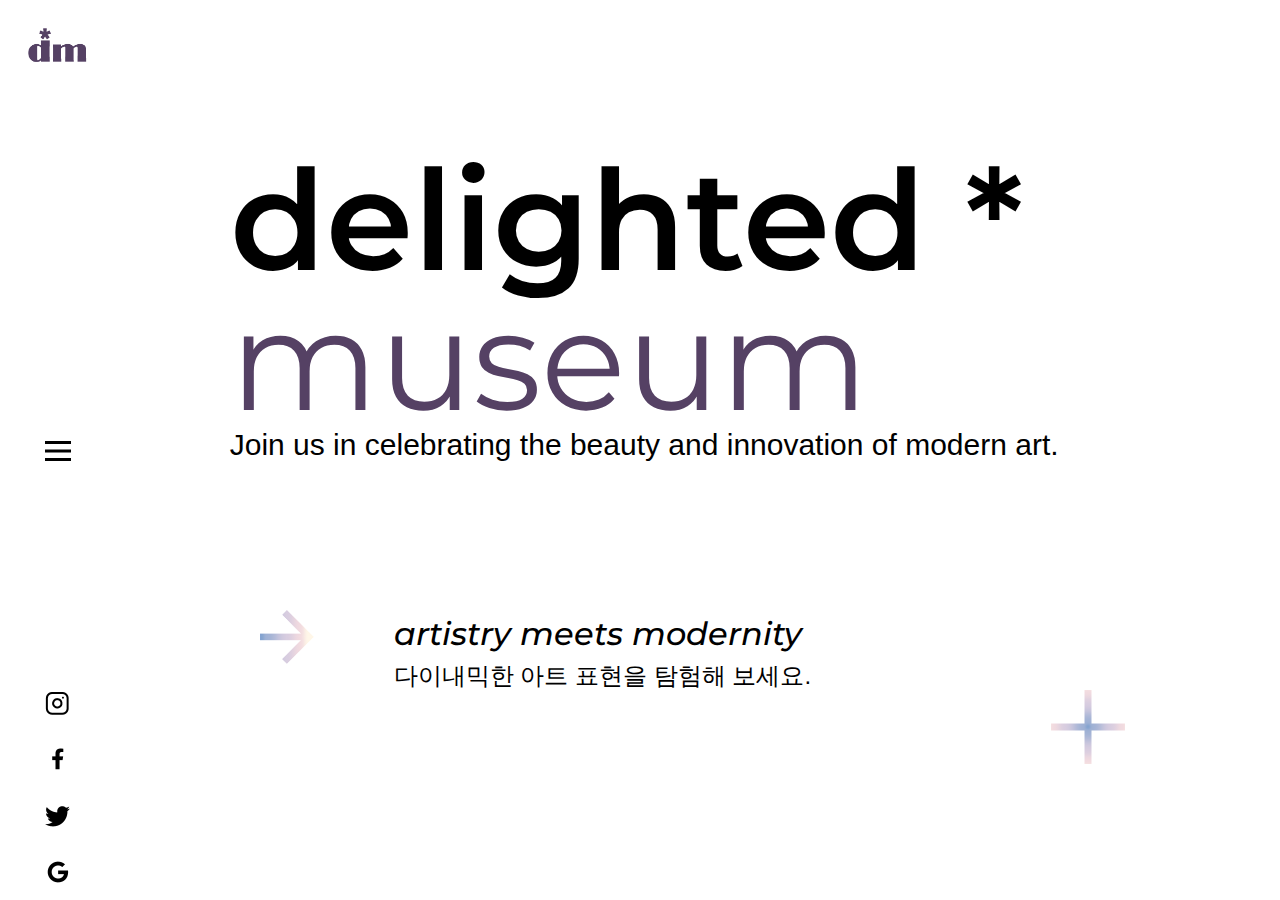
<file: index.html>
<!DOCTYPE html>
<html lang="en">

<head>
    <meta charset="utf-8">
    <meta http-equiv="X-UA-Compatible" content="IE=edge">
    <meta name="viewport" content="width=device-width, initial-scale=1">
    <title>D e l i g h t * m u s e u m</title>

    <!-- 파비콘 -->
    <link rel="shortcut icon" href="favicon/favicon.ico" type="image/x-icon">
    <link rel="apple-touch-icon" sizes="180x180" href="favicon/apple-icon-180x180.png">
    <link rel="icon" type="image/png" sizes="32x32" href="favicon/favicon-32x32.png">
    <link rel="icon" type="image/png" sizes="16x16" href="favicon/favicon-16x16.png">
    <link rel="manifest" href="site.webmanifest">

    <!-- 오픈그라피 -->
    <meta property="og:title" content="D e l i g h t * m u s e u m">
    <meta property="og:url" content="https://.github.io">
    <meta property="og:image" content="">
    <meta property="og:description" content="딜라이티드뮤지엄">
    <meta property="og:type" content="website">
    
    <link rel="preconnect" href="https://fonts.googleapis.com">
    <link rel="preconnect" href="https://fonts.gstatic.com" crossorigin>
    <link href="https://fonts.googleapis.com/css2?family=Montserrat:wght@200;300;400;500;600;700&display=swap" rel="stylesheet">
    <link href="https://fonts.googleapis.com/css2?family=Montserrat:wght@200;300;400;500;600;700&display=swap" rel="stylesheet">

    <link rel="stylesheet" href="reset.css">
    <link rel="stylesheet" href="style_naegil.css">
</head>

<body>
    <div class="wrap">
        <div class="nav">
            <div class="nav_logo">
                <div class="nav_logo1">
                    <a href="index.html"><img src="asset/images/logo.png" alt="logo"></a>
                </div>
            </div>
            <div class="nav_burger">
                <div id="sideDrawerMenu">
                    <div class="icon_bars icon_btn">
                        <div class="bar"></div>
                        <div class="bar"></div>
                        <div class="bar"></div>
                    </div>
                    <div class="menu">
                        <div class="opacity">
                            <div class="nav_logo">
                                <div class="nav_logo2">
                                    <a href=""><img src="asset/images/logo2.png" alt=""></a>
                                </div>
                            </div>
                            <div class="nav_link">
                                <div class="nav_link1"><a href="#"><img src="asset/images/sns_insta3.png" alt=""></a></div>
                                <div class="nav_link2"><a href="#"><img src="asset/images/sns_face3.png" alt=""></a></div>
                                <div class="nav_link3"><a href="#"><img src="asset/images/sns_twitter3.png" alt=""></a></div>
                                <div class="nav_link4"><a href="#"><img src="asset/images/sns_google3.png" alt=""></a></div>
                            </div>
                        </div>
                        <div class="menu_main">
                            <div class="menutitle">
                                <a href="index.html">
                                    <img src="asset/images/Icon awesome-long-arrow-alt-right.png" alt="" width="42">딜라이트뮤지엄 소개
                                </a>
                                <a href="#sect3">
                                    <img src="asset/images/Icon awesome-long-arrow-alt-right.png" alt="" width="42">포트폴리오
                                </a>
                                <a href="#">
                                    <img src="asset/images/Icon awesome-long-arrow-alt-right.png" alt="" width="42">프로젝트 의뢰하기
                                </a>
                            </div>
                            <div class="sidefooter">
                                <div>
                                    <h3>CONTACT US</h3>
                                    <p><span>info@dm.com<br>010 - 0000 - 0000</span></p>
                                </div>
                                <div>
                                    <h3>WE ARE HERE</h3>
                                    <p>경기도 화성시 동탄반석로 <span>101</span><br>딜라이트타워 <span>101</span>호</p>
                                </div>
                                <div class="cont_3_link">
                                    <div class="cont_3_link1">
                                        <a href="#">
                                            <div>
                                                <h4>회사 소개서</h4>
                                                <div class="link_txt link_txt1">
                                                    <div class="link_img"><img src="asset/images/Icon%20awesome-file-download.png" alt=""></div>
                                                    <div>
                                                        <h5>새창에서 보기</h5>
                                                    </div>
                                                </div>
                                            </div>
                                        </a>
                                    </div>
                                </div>
                                <div class="nav_logo4">
                                    <a href="index.html"><img src="asset/images/logo4.png" alt=""></a>
                                </div>
                            </div>
                        </div>
                    </div>
                </div>
            </div>
            <div class="nav_link">
                <div class="nav_link1"><a href="#"><img src="asset/images/sns_insta.png" alt=""></a></div>
                <div class="nav_link2"><a href="#"><img src="asset/images/sns_face.png" alt=""></a></div>
                <div class="nav_link3"><a href="#"><img src="asset/images/sns_twitter.png" alt=""></a></div>
                <div class="nav_link4"><a href="#"><img src="asset/images/sns_google.png" alt=""></a></div>
            </div>
        </div>

        <div class="content">
            <div class="cont_1">
                <div class="cont_1_cont">
                   <img src="asset/images/image04.png" alt="" class="mbimg">
                    <div class="cont_1_tit">
                        
                        <h1>delighted * <span>museum</span></h1>
                        <h6>Join us in celebrating the beauty and innovation of modern art.</h6>
                    </div>
                    <div class="cont_1_txt">
                        <div class="cont_1_txt1">
                            <img src="asset/images/bar1.png" alt="arrow" class="arrow">
                        </div>
                        <div class="cont_1_txt2">
                            <span>artistry meets modernity</span><br>
                            다이내믹한 아트 표현을 탐험해 보세요. 
                        </div>
                        <div class="cont_1_txt3">
                            <img src="asset/images/bar2.png" alt="cross" class="cross">
                        </div>
                    </div>
                </div>
            </div>
            <div class="cont_2">
                <div class="cont_2_cont">
                    <img src="asset/images/image01.png" alt="">
                </div>
            </div>
            <div class="cont_3">
                <div class="cont_3_cont">
                    <div class="cont_3_logo">
                        <div class="cont_3_logo1">
                            <img src="asset/images/logo3.png" alt="">
                        </div>
                        <div class="cont_3_logo2">
                            <img src="asset/images/bar2.png" alt="cross" class="cross">
                        </div>
                    </div>
                    <div class="cont_3_txt">
                        <div class="cont_3_txt1">
                            <span>Welcome to Delight Museum. <br>
                                We support a diverse range of artists.</span>
                        </div>
                        <div class="cont_3_txt2">
                            딜라이티드뮤지엄에 오신 것을 환영합니다.
                            <br>우리는 다양한 전시 및 아트페어를 기획하는 활동을 하고 있습니다. 
                        </div>
                        <div class="cont_3_link">
                            <div class="cont_3_link1">
                                <a href="#">
                                    <div>
                                        <h4>회사 소개서</h4>
                                        <div class="link_txt link_txt1">
                                            <div class="link_img"><img src="asset/images/Icon%20awesome-file-download.png" alt=""></div>
                                            <div>
                                                <h5>새창에서 보기</h5>
                                            </div>
                                        </div>
                                    </div>
                                </a>
                            </div>
                            <div class="cont_3_link2">
                                <a href="request.html">
                                    <div>
                                        <h4>의뢰하기</h4>
                                        <div class="link_txt link_txt2">
                                            <div class="link_img"><img src="asset/images/Icon%20awesome-long-arrow-alt-right2.png" alt=""></div>
                                            <div>
                                                <h5>바로가기</h5>
                                            </div>
                                        </div>
                                    </div>
                                </a>
                            </div>
                        </div>
                    </div>
                </div>
            </div>
            <div class="cont_4">
                <div class="cont_4_cont">
                    <div class="cont_4_tit">
                        <h2>about us</h2>
                    </div>
                    <div class="cont_4_main">
                        <div class="cont_4_ow">
                            <div class="ow_img">
                                <div class="ow_img_bg">
                                    <div class="ow_img_ic">
                                        <img src="asset/images/icon1.png" alt="">
                                    </div>
                                </div>
                            </div>
                            <div class="ow_txt">
                                <div class="ow_txt_box">
                                    <div class="ow_txt_box_tit txt_box_tit">
                                        <img src="asset/images/bar2.png" alt="">
                                        <h3>PROJECT</h3>
                                    </div>
                                    <div class="ow_txt_box_txt txt_box_txt">
                                        딜라이티드뮤지엄은 다양한 영역에서 활동하고 있습니다.
                                    </div>
                                    <div class="underbar"></div>
                                </div>
                            </div>
                        </div>
                        <div class="cont_4_bd">
                            <div class="bd_txt">
                                <div class="bd_txt_box">
                                    <div class="bd_txt_box_tit txt_box_tit">
                                        <img src="asset/images/bar2.png" alt="">
                                        <h3>ARTISTRY</h3>
                                    </div>
                                    <div class="bd_txt_box_txt txt_box_txt">
                                        다이내믹한 아트 표현을 탐험해 보세요.
                                    </div>
                                    <div class="underbar"></div>
                                </div>
                            </div>
                            <div class="bd_img">
                                <div class="bd_img_bg">
                                    <div class="bd_img_ic">
                                        <img src="asset/images/icon2.png" alt="">
                                    </div>
                                </div>
                            </div>
                        </div>
                        <div class="cont_4_pf">
                            <div class="pf_img">
                                <div class="pf_img_bg">
                                    <div class="pf_img_ic">
                                        <img src="asset/images/icon3.png" alt="">
                                    </div>
                                </div>
                            </div>
                            <div class="pf_txt">
                                <div class="pf_txt_box">
                                    <div class="pf_txt_box_tit txt_box_tit">
                                        <img src="asset/images/bar2.png" alt="">
                                        <h3>PROFESS<span>-</span><br>IONAL</h3>
                                    </div>
                                    <div class="pf_txt_box_txt txt_box_txt">
                                        프로젝트 경험을 바탕으로<br>전문성이 확보된 기획을 진행합니다.
                                    </div>
                                    <div class="underbar"></div>
                                </div>
                            </div>
                        </div>
                    </div>
                </div>
            </div>
            <div class="cont_5">
                <div class="cont_5_cont">
                    <div class="cont_5_tit">
                        <h2>Our projects</h2>
                    </div>
                    <div class="cont_5_list">
                        <div class="cont_5_list1">
                            <div class="cont_5_img">
                                <img src="asset/images/image02.png" alt="">
                            </div>
                            <div class="cont_5_txt">
                                <div class="cont_5_txt1">
                                    <h3>Exhibition</h3>
                                    <p>현대일러스트페어 전시회가 성황리에 개최되었습니다.</p>
                                </div>
                                <div class="cont_5_next">
                                    <a href="#"><img src="asset/images/bar4.png" alt="arrow2" width="20">NEXT</a>
                                </div>
                            </div>

                            <div class="cont_5_list2"></div>
                        </div>
                    </div>
                </div>
            </div>
            <div class="cont_6">
                <div class="cont_6_cont">
                    <div class="cont_6_tit">
                        <h2>Partnerships</h2>
                    </div>
                    <ul class="cont_6_list">
                        <li></li>
                        <li></li>
                        <li></li>
                        <li></li>
                        <li></li>
                        <li></li>
                        <li></li>
                        <li></li>
                    </ul>
                </div>
            </div>



            <div class="footer">
                <div class="f1">
                    <ul>
                        <li><a href=""><img src="asset/images/sns_insta2.png" alt="instagram" class="sns"></a></li>
                        <li><a href=""><img src="asset/images/sns_face2.png" alt="facebook" class="sns"></a></li>
                        <li><a href=""><img src="asset/images/sns_twitter2.png" alt="twitter" class="sns"></a></li>
                        <li><a href=""><img src="asset/images/sns_google2.png" alt="google" class="sns"></a></li>
                    </ul>
                </div>
                <div class="f2">
                    <div class="f2_1">
                        <h3>CONTACT US</h3>
                        <p><span>info@dm.com<br>010 - 0000 - 0000</span></p>
                        <div class="cont_3_link1">
                            <a href="#">
                                <div>
                                    <h4>회사 소개서</h4>
                                    <div class="link_txt link_txt1">
                                        <div class="link_img"><img src="asset/images/Icon%20awesome-file-download.png" alt=""></div>
                                        <div>
                                            <h5>새창에서 보기</h5>
                                        </div>
                                    </div>
                                </div>
                            </a>
                        </div>
                    </div>

                    <div class="f2_2">
                        <h3>WE ARE HERE</h3>
                        <p>경기도 화성시 동탄반석로 <span>101</span><br>딜라이트타워 <span>101</span>호</p>
                        <div class="cont_3_link2">
                            <a href="request.html">
                                <div>
                                    <h4>의뢰하기</h4>
                                    <div class="link_txt link_txt2">
                                        <div class="link_img"><img src="asset/images/Icon%20awesome-long-arrow-alt-right2.png" alt=""></div>
                                        <div>
                                            <h5>바로가기</h5>
                                        </div>
                                    </div>
                                </div>
                            </a>
                        </div>
                    </div>

                    <div class="f2_3">
                        <img src="asset/images/logo_water.png" alt="" width="846">
                    </div>
                </div>
                <div class="f3">
                    <span>© 2024 jaehee jung. All right reserved.</span>
                </div>
            </div>

        </div>
    </div>
</body>
<script>
    const iconBtn = document.querySelector('.icon_btn');
    const sideDrawerMenu = document.querySelector('#sideDrawerMenu');

    iconBtn.addEventListener('click', () => {
        sideDrawerMenu.classList.toggle('on');
    });

</script>

</html>
</file>
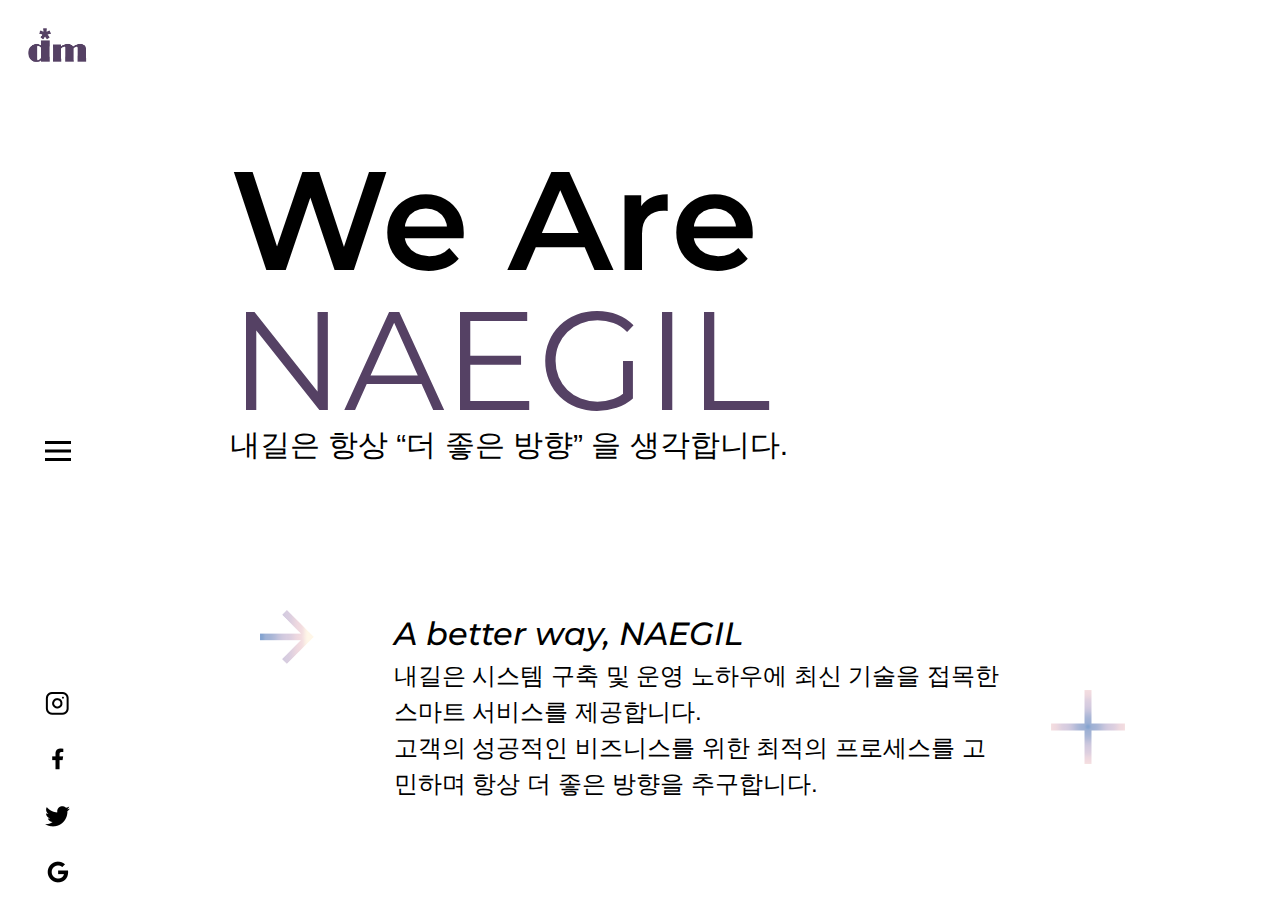
<file: layout_naegil.html>
<!DOCTYPE html>
<html lang="en">

<head>
    <meta charset="utf-8">
    <meta http-equiv="X-UA-Compatible" content="IE=edge">
    <meta name="viewport" content="width=device-width, initial-scale=1">
    <title>naegil</title>

    <!-- 파비콘 -->
    <link rel="shortcut icon" href="favicon/favicon.ico" type="image/x-icon">
    <link rel="apple-touch-icon" sizes="180x180" href="favicon/apple-icon-180x180.png">
    <link rel="icon" type="image/png" sizes="32x32" href="favicon/favicon-32x32.png">
    <link rel="icon" type="image/png" sizes="16x16" href="favicon/favicon-16x16.png">
    <link rel="manifest" href="site.webmanifest">

    <!-- 오픈그라피 -->
    <meta property="og:title" content="NAEGIL : A better way">
    <meta property="og:url" content="https://.github.io">
    <meta property="og:image" content="">
    <meta property="og:description" content="내길은 더 좋은 방향을 생각합니다.">
    <meta property="og:type" content="website">
    
    <link rel="preconnect" href="https://fonts.googleapis.com">
    <link rel="preconnect" href="https://fonts.gstatic.com" crossorigin>
    <link href="https://fonts.googleapis.com/css2?family=Montserrat:wght@200;300;400;500;600;700&display=swap" rel="stylesheet">
    <link href="https://fonts.googleapis.com/css2?family=Montserrat:wght@200;300;400;500;600;700&display=swap" rel="stylesheet">

    <link rel="stylesheet" href="reset.css">
    <link rel="stylesheet" href="style_naegil.css">
</head>

<body>
    <div class="wrap">
        <div class="nav">
            <div class="nav_logo">
                <div class="nav_logo1">
                    <a href="layout_naegil.html"><img src="asset/images/logo.png" alt="logo"></a>
                </div>
            </div>
            <div class="nav_burger">
                <div id="sideDrawerMenu">
                    <div class="icon_bars icon_btn">
                        <div class="bar"></div>
                        <div class="bar"></div>
                        <div class="bar"></div>
                    </div>
                    <div class="menu">
                        <div class="opacity">
                            <div class="nav_logo">
                                <div class="nav_logo2">
                                    <a href=""><img src="asset/images/logo2.png" alt=""></a>
                                </div>
                            </div>
                            <div class="nav_link">
                                <div class="nav_link1"><a href="#"><img src="asset/images/sns_insta3.png" alt=""></a></div>
                                <div class="nav_link2"><a href="#"><img src="asset/images/sns_face3.png" alt=""></a></div>
                                <div class="nav_link3"><a href="#"><img src="asset/images/sns_twitter3.png" alt=""></a></div>
                                <div class="nav_link4"><a href="#"><img src="asset/images/sns_google3.png" alt=""></a></div>
                            </div>
                        </div>
                        <div class="menu_main">
                            <div class="menutitle">
                                <a href="layout_naegil.html">
                                    <img src="asset/images/Icon awesome-long-arrow-alt-right.png" alt="" width="42">내길 소개
                                </a>
                                <a href="#sect3">
                                    <img src="asset/images/Icon awesome-long-arrow-alt-right.png" alt="" width="42">포트폴리오
                                </a>
                                <a href="layout_request.html">
                                    <img src="asset/images/Icon awesome-long-arrow-alt-right.png" alt="" width="42">프로젝트 의뢰하기
                                </a>
                            </div>
                            <div class="sidefooter">
                                <div>
                                    <h3>CONTACT US</h3>
                                    <p><span>info@naegil.com<br>010 - 9945 - 8395</span></p>
                                </div>
                                <div>
                                    <h3>WE ARE HERE</h3>
                                    <p>경기도 화성시 동탄영천로 <span>131</span><br>코너원스마트타워 <span>925, 926, 927</span>호</p>
                                </div>
                                <div class="cont_3_link">
                                    <div class="cont_3_link1">
                                        <a href="naegil_회사소개서(22.08).pdf" target="_blank">
                                            <div>
                                                <h4>회사 소개서</h4>
                                                <div class="link_txt link_txt1">
                                                    <div class="link_img"><img src="asset/images/Icon%20awesome-file-download.png" alt=""></div>
                                                    <div>
                                                        <h5>새창에서 보기</h5>
                                                    </div>
                                                </div>
                                            </div>
                                        </a>
                                    </div>
                                </div>
                                <div class="nav_logo4">
                                    <a href="layout_naegil.html"><img src="asset/images/logo4.png" alt=""></a>
                                </div>
                            </div>
                        </div>
                    </div>
                </div>
            </div>
            <div class="nav_link">
                <div class="nav_link1"><a href="#"><img src="asset/images/sns_insta.png" alt=""></a></div>
                <div class="nav_link2"><a href="#"><img src="asset/images/sns_face.png" alt=""></a></div>
                <div class="nav_link3"><a href="#"><img src="asset/images/sns_twitter.png" alt=""></a></div>
                <div class="nav_link4"><a href="#"><img src="asset/images/sns_google.png" alt=""></a></div>
            </div>
        </div>

        <div class="content">
            <div class="cont_1">
                <div class="cont_1_cont">
                   <img src="asset/images/image04.png" alt="" class="mbimg">
                    <div class="cont_1_tit">
                        
                        <h1>We Are <span>NAEGIL</span></h1>
                        <h6>내길은 항상 “더 좋은 방향” 을 생각합니다.</h6>
                    </div>
                    <div class="cont_1_txt">
                        <div class="cont_1_txt1">
                            <img src="asset/images/bar1.png" alt="arrow" class="arrow">
                        </div>
                        <div class="cont_1_txt2">
                            <span>A better way, NAEGIL</span><br>
                            내길은 시스템 구축 및 운영 노하우에 최신 기술을 접목한 스마트 서비스를 제공합니다.<br>
                            고객의 성공적인 비즈니스를 위한 최적의 프로세스를 고민하며 항상 더 좋은 방향을 추구합니다.
                        </div>
                        <div class="cont_1_txt3">
                            <img src="asset/images/bar2.png" alt="cross" class="cross">
                        </div>
                    </div>
                </div>
            </div>
            <div class="cont_2">
                <div class="cont_2_cont">
                    <img src="asset/images/image01.png" alt="">
                </div>
            </div>
            <div class="cont_3">
                <div class="cont_3_cont">
                    <div class="cont_3_logo">
                        <div class="cont_3_logo1">
                            <img src="asset/images/logo3.png" alt="">
                        </div>
                        <div class="cont_3_logo2">
                            <img src="asset/images/bar2.png" alt="cross" class="cross">
                        </div>
                    </div>
                    <div class="cont_3_txt">
                        <div class="cont_3_txt1">
                            <span>We are a creative agency based in Hwaseong.<br>
                                We produce software, application and website.</span>
                        </div>
                        <div class="cont_3_txt2">
                            내길은 경기도 화성시 동탄에 위치한 웹에이전시입니다.<br>
                            다양한 데이터를 결합하여 고객의 융합 비즈니스 혁신을 지원합니다.
                        </div>
                        <div class="cont_3_link">
                            <div class="cont_3_link1">
                                <a href="naegil_회사소개서(22.08).pdf" target="_blank">
                                    <div>
                                        <h4>회사 소개서</h4>
                                        <div class="link_txt link_txt1">
                                            <div class="link_img"><img src="asset/images/Icon%20awesome-file-download.png" alt=""></div>
                                            <div>
                                                <h5>새창에서 보기</h5>
                                            </div>
                                        </div>
                                    </div>
                                </a>
                            </div>
                            <div class="cont_3_link2">
                                <a href="layout_request.html">
                                    <div>
                                        <h4>의뢰하기</h4>
                                        <div class="link_txt link_txt2">
                                            <div class="link_img"><img src="asset/images/Icon%20awesome-long-arrow-alt-right2.png" alt=""></div>
                                            <div>
                                                <h5>바로가기</h5>
                                            </div>
                                        </div>
                                    </div>
                                </a>
                            </div>
                        </div>
                    </div>
                </div>
            </div>
            <div class="cont_4">
                <div class="cont_4_cont">
                    <div class="cont_4_tit">
                        <h2>about naegil</h2>
                    </div>
                    <div class="cont_4_main">
                        <div class="cont_4_ow">
                            <div class="ow_img">
                                <div class="ow_img_bg">
                                    <div class="ow_img_ic">
                                        <img src="asset/images/icon1.png" alt="">
                                    </div>
                                </div>
                            </div>
                            <div class="ow_txt">
                                <div class="ow_txt_box">
                                    <div class="ow_txt_box_tit txt_box_tit">
                                        <img src="asset/images/bar2.png" alt="">
                                        <h3>ONE-WAY</h3>
                                    </div>
                                    <div class="ow_txt_box_txt txt_box_txt">
                                        서비스 기획부터 디자인, 개발, 검수까지 ONE-WAY 방식으로 개발합니다.<br>
                                        내길은 고객의 모든 니즈를 반영한 결과물을 만들기 위해 최선을 다합니다.
                                    </div>
                                    <div class="underbar"></div>
                                </div>
                            </div>
                        </div>
                        <div class="cont_4_bd">
                            <div class="bd_txt">
                                <div class="bd_txt_box">
                                    <div class="bd_txt_box_tit txt_box_tit">
                                        <img src="asset/images/bar2.png" alt="">
                                        <h3>BUSINESS<br>DOMAIN</h3>
                                    </div>
                                    <div class="bd_txt_box_txt txt_box_txt">
                                        내길은 웹, 앱 구축부터 내길은 웹, 앱 구축부터<br>
                                        프로그래밍,<span>AI</span>개발,<span>UI/UX</span>디자인, 화면설계 등 <br>다양한 영역에서 활동하고 있습니다.
                                    </div>
                                    <div class="underbar"></div>
                                </div>
                            </div>
                            <div class="bd_img">
                                <div class="bd_img_bg">
                                    <div class="bd_img_ic">
                                        <img src="asset/images/icon2.png" alt="">
                                    </div>
                                </div>
                            </div>
                        </div>
                        <div class="cont_4_pf">
                            <div class="pf_img">
                                <div class="pf_img_bg">
                                    <div class="pf_img_ic">
                                        <img src="asset/images/icon3.png" alt="">
                                    </div>
                                </div>
                            </div>
                            <div class="pf_txt">
                                <div class="pf_txt_box">
                                    <div class="pf_txt_box_tit txt_box_tit">
                                        <img src="asset/images/bar2.png" alt="">
                                        <h3>PROFESS<span>-</span><br>IONAL</h3>
                                    </div>
                                    <div class="pf_txt_box_txt txt_box_txt">
                                        다양한 프로젝트 경험을 바탕으로<br>전문성이 확보된 개발을 진행합니다.
                                    </div>
                                    <div class="underbar"></div>
                                </div>
                            </div>
                        </div>
                    </div>
                </div>
            </div>
            <div class="cont_5">
                <div class="cont_5_cont">
                    <div class="cont_5_tit">
                        <h2>Our projects</h2>
                    </div>
                    <div class="cont_5_list">
                        <div class="cont_5_list1">
                            <div class="cont_5_img">
                                <img src="asset/images/image02.png" alt="">
                            </div>
                            <div class="cont_5_txt">
                                <div class="cont_5_txt1">
                                    <h3>KT VOD</h3>
                                    <p><span>KT ICP</span> 인공지능 플랫폼 프로젝트 진행<br><span>KT</span> 셋톱박스 <span>VOD</span> 랭킹 시스템 개발</p>
                                </div>
                                <div class="cont_5_next">
                                    <a href="#"><img src="asset/images/bar1.png" alt="arrow2" width="20">NEXT</a>
                                </div>
                            </div>

                            <div class="cont_5_list2"></div>
                        </div>
                    </div>
                </div>
            </div>
            <div class="cont_6">
                <div class="cont_6_cont">
                    <div class="cont_6_tit">
                        <h2>Partnerships</h2>
                    </div>
                    <ul class="cont_6_list">
                        <li><img src="asset/images/p_logo1.png" alt=""></li>
                        <li><img src="asset/images/p_logo2.png" alt=""></li>
                        <li></li>
                        <li></li>
                        <li></li>
                    </ul>
                </div>
            </div>



            <div class="footer">
                <div class="f1">
                    <ul>
                        <li><a href=""><img src="asset/images/sns_insta2.png" alt="instagram" class="sns"></a></li>
                        <li><a href=""><img src="asset/images/sns_face2.png" alt="facebook" class="sns"></a></li>
                        <li><a href=""><img src="asset/images/sns_twitter2.png" alt="twitter" class="sns"></a></li>
                        <li><a href=""><img src="asset/images/sns_google2.png" alt="google" class="sns"></a></li>
                    </ul>
                </div>
                <div class="f2">
                    <div class="f2_1">
                        <h3>CONTACT US</h3>
                        <p><span>info@naegil.com<br>010 - 9945 - 8395</span></p>
                        <div class="cont_3_link1">
                            <a href="naegil_회사소개서(22.08).pdf" target="_blank">
                                <div>
                                    <h4>회사 소개서</h4>
                                    <div class="link_txt link_txt1">
                                        <div class="link_img"><img src="asset/images/Icon%20awesome-file-download.png" alt=""></div>
                                        <div>
                                            <h5>새창에서 보기</h5>
                                        </div>
                                    </div>
                                </div>
                            </a>
                        </div>
                    </div>

                    <div class="f2_2">
                        <h3>WE ARE HERE</h3>
                        <p>경기도 화성시 동탄영천로 <span>131</span><br>코너원스마트타워 <span>925, 926, 927</span>호</p>
                        <div class="cont_3_link2">
                            <a href="#">
                                <div>
                                    <h4>의뢰하기</h4>
                                    <div class="link_txt link_txt2">
                                        <div class="link_img"><img src="asset/images/Icon%20awesome-long-arrow-alt-right2.png" alt=""></div>
                                        <div>
                                            <h5>바로가기</h5>
                                        </div>
                                    </div>
                                </div>
                            </a>
                        </div>
                    </div>

                    <div class="f2_3">
                        <img src="asset/images/logo_water.png" alt="" width="846">
                    </div>
                </div>
                <div class="f3">
                    <span>© 2022 naegil. All right reserved.</span>
                </div>
            </div>

        </div>
    </div>
</body>
<script>
    const iconBtn = document.querySelector('.icon_btn');
    const sideDrawerMenu = document.querySelector('#sideDrawerMenu');

    iconBtn.addEventListener('click', () => {
        sideDrawerMenu.classList.toggle('on');
    });

</script>

</html>
</file>
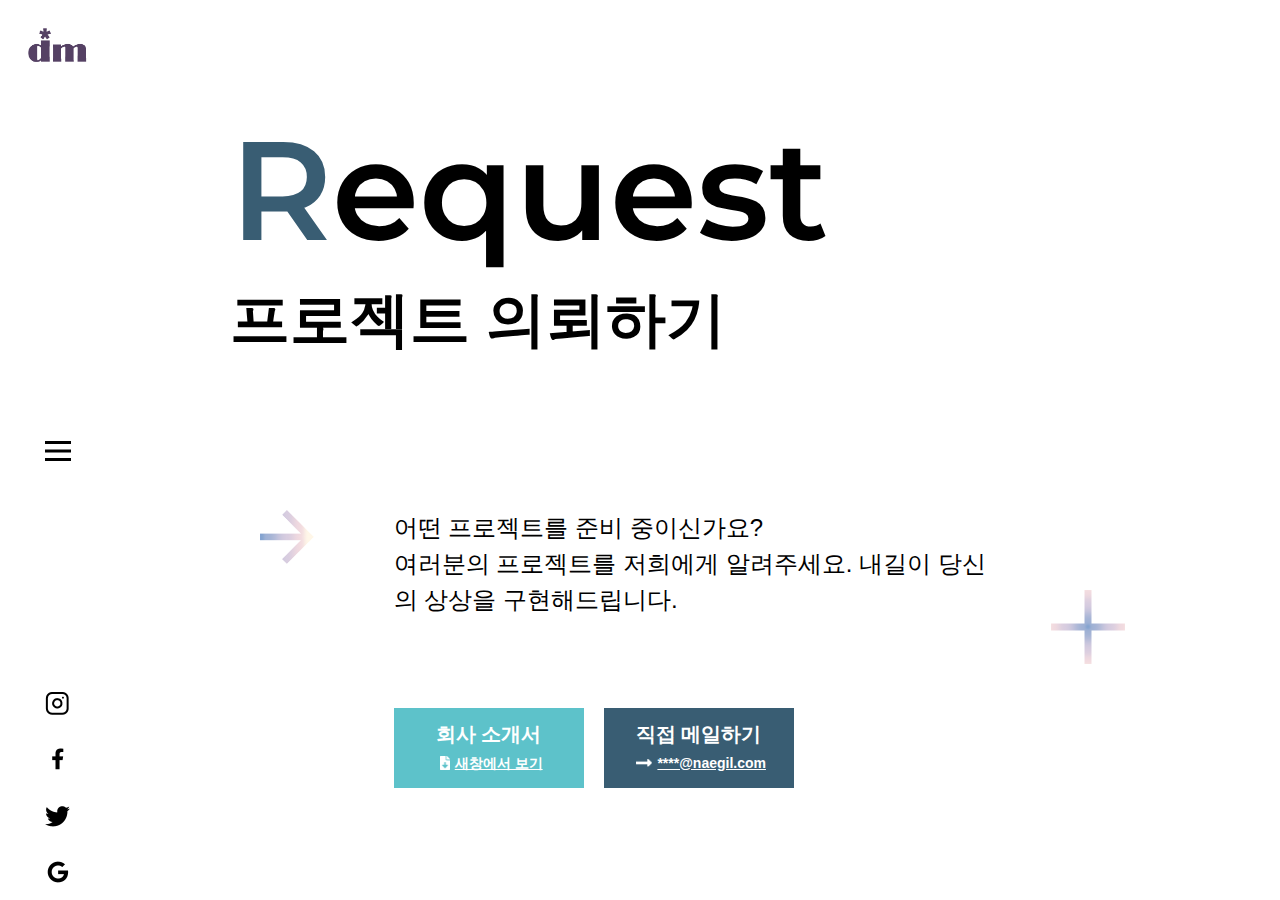
<file: layout_request.html>
<!DOCTYPE html>
<html lang="en">

<head>
    <meta charset="utf-8">
    <meta http-equiv="X-UA-Compatible" content="IE=edge">
    <meta name="viewport" content="width=device-width, initial-scale=1">
    <title>naegil</title>

    <!-- 파비콘 -->
    <link rel="shortcut icon" href="favicon/favicon.ico" type="image/x-icon">
    <link rel="apple-touch-icon" sizes="180x180" href="favicon/apple-icon-180x180.png">
    <link rel="icon" type="image/png" sizes="32x32" href="favicon/favicon-32x32.png">
    <link rel="icon" type="image/png" sizes="16x16" href="favicon/favicon-16x16.png">
    <link rel="manifest" href="site.webmanifest">

    <!-- 오픈그라피 -->
    <meta property="og:title" content="NAEGIL : A better way">
    <meta property="og:url" content="https://.github.io">
    <meta property="og:image" content="">
    <meta property="og:description" content="내길은 더 좋은 방향을 생각합니다.">
    <meta property="og:type" content="website">

    <link rel="preconnect" href="https://fonts.googleapis.com">
    <link rel="preconnect" href="https://fonts.gstatic.com" crossorigin>
    <link href="https://fonts.googleapis.com/css2?family=Montserrat:wght@200;300;400;500;600;700&display=swap" rel="stylesheet">
    <link href="https://fonts.googleapis.com/css2?family=Montserrat:wght@200;300;400;500;600;700&display=swap" rel="stylesheet">

    <link rel="stylesheet" href="reset.css">
    <link rel="stylesheet" href="style_naegil2.css">
</head>

<body>
    <div class="wrap">
        <div class="nav">
            <div class="nav_logo">
                <div class="nav_logo1">
                    <a href="index.html"><img src="asset/images/logo.png" alt="logo"></a>
                </div>
            </div>
            <div class="nav_burger">
                <div id="sideDrawerMenu">
                    <div class="icon_bars icon_btn">
                        <div class="bar"></div>
                        <div class="bar"></div>
                        <div class="bar"></div>
                    </div>
                    <div class="menu">
                        <div class="opacity">
                            <div class="nav_logo">
                                <div class="nav_logo2">
                                    <a href="index.html"><img src="asset/images/logo2.png" alt=""></a>
                                </div>
                            </div>
                            <div class="nav_link">
                                <div class="nav_link1"><a href="#"><img src="asset/images/sns_insta3.png" alt=""></a></div>
                                <div class="nav_link2"><a href="#"><img src="asset/images/sns_face3.png" alt=""></a></div>
                                <div class="nav_link3"><a href="#"><img src="asset/images/sns_twitter3.png" alt=""></a></div>
                                <div class="nav_link4"><a href="#"><img src="asset/images/sns_google3.png" alt=""></a></div>
                            </div>
                        </div>
                        <div class="menu_main">
                            <div class="menutitle">
                                <a href="index.html">
                                    <img src="asset/images/Icon awesome-long-arrow-alt-right.png" alt="" width="42">내길 소개
                                </a>
                                <a href="#sect3">
                                    <img src="asset/images/Icon awesome-long-arrow-alt-right.png" alt="" width="42">포트폴리오
                                </a>
                                <a href="layout_request.html">
                                    <img src="asset/images/Icon awesome-long-arrow-alt-right.png" alt="" width="42">프로젝트 의뢰하기
                                </a>
                            </div>
                            <div class="sidefooter">
                                <div class="sf_contact">
                                    <h3>CONTACT US</h3>
                                    <p><span>****@naegil.com<br>010 - 9945 - 8395</span></p>
                                </div>
                                <div class="sf_address">
                                    <h3>WE ARE HERE</h3>
                                    <p>경기도 화성시 동탄영천로 <span>131</span><br>코너원스마트타워 <span>925, 926, 927</span>호</p>
                                </div>
                                <div class="cont_3_link">
                                    <div class="cont_3_link1">
                                        <a href="naegil_회사소개서(22.08).pdf" target="_blank">
                                            <div>
                                                <h4>회사 소개서</h4>
                                                <div class="link_txt link_txt1">
                                                    <div class="link_img"><img src="asset/images/Icon%20awesome-file-download.png" alt=""></div>
                                                    <div>
                                                        <h5>새창에서 보기</h5>
                                                    </div>
                                                </div>
                                            </div>
                                        </a>
                                    </div>
                                </div>
                                <div class="nav_logo4">
                                    <a href="index.html"><img src="asset/images/logo4.png" alt=""></a>
                                </div>
                            </div>
                        </div>
                    </div>
                </div>
            </div>
            <div class="nav_link">
                <div class="nav_link1"><a href="#"><img src="asset/images/sns_insta.png" alt=""></a></div>
                <div class="nav_link2"><a href="#"><img src="asset/images/sns_face.png" alt=""></a></div>
                <div class="nav_link3"><a href="#"><img src="asset/images/sns_twitter.png" alt=""></a></div>
                <div class="nav_link4"><a href="#"><img src="asset/images/sns_google.png" alt=""></a></div>
            </div>
        </div>

        <div class="content">
            <div class="cont_1">
                <div class="cont_1_cont">
                    <div class="cont_1_tit">
                        <h1><span>R</span>equest</h1>
                        <h6>프로젝트 의뢰하기</h6>
                    </div>
                    <div class="cont_1_txt">
                        <div class="cont_1_txt1">
                            <img src="asset/images/bar1.png" alt="arrow" class="arrow">
                        </div>
                        <div class="cont_1_txt2">
                            어떤 프로젝트를 준비 중이신가요?<br>여러분의 프로젝트를 저희에게 알려주세요. 내길이 당신의 상상을 구현해드립니다.
                            <div class="cont_3_link">
                                <div class="cont_3_link1">
                                    <a href="naegil_회사소개서(22.08).pdf" target="_blank">
                                        <div>
                                            <h4>회사 소개서</h4>
                                            <div class="link_txt link_txt1">
                                                <div class="link_img"><img src="asset/images/Icon%20awesome-file-download.png" alt=""></div>
                                                <div>
                                                    <h5>새창에서 보기</h5>
                                                </div>
                                            </div>
                                        </div>
                                    </a>
                                </div>
                                <div class="cont_3_link2">
                                    <a href="layout_naegil2.html">
                                        <div>
                                            <h4>직접 메일하기</h4>
                                            <div class="link_txt link_txt2">
                                                <div class="link_img"><img src="asset/images/Icon%20awesome-long-arrow-alt-right2.png" alt=""></div>
                                                <div>
                                                    <h5>****@naegil.com</h5>
                                                </div>
                                            </div>
                                        </div>
                                    </a>
                                </div>
                            </div>
                        </div>
                        <div class="cont_1_txt3">
                            <img src="asset/images/bar2.png" alt="cross" class="cross">
                        </div>
                    </div>
                </div>
            </div>
            <div class="cont_2">
                <div class="cont_2_cont">
                    <div class="sec1">
                        <div class="underbar"></div>
                        <div class="sec_tit">
                            <h3>
                                <span class="tit_num">01.</span> 프로젝트 대주제 선택 <span class="tit_small">(복수 선택 가능합니다.)</span>
                            </h3>
                        </div>
                        <div class="checkbox">
                            <div>
                                <input type="checkbox" id="a1" name="홈페이지 제작">
                                <label for="a1"><span>홈페이지 제작</span></label>
                            </div>

                            <div>
                                <input type="checkbox" id="a2" name="어플리케이션 개발">
                                <label for="a2"><span>어플리케이션 개발</span></label>
                            </div>

                            <div>
                                <input type="checkbox" id="a3" name="콘텐츠 관리">
                                <label for="a3"><span>콘텐츠 관리</span></label>

                            </div>

                            <div>
                                <input type="checkbox" id="a4" name="쇼핑몰 제작">
                                <label for="a4"><span>쇼핑몰 제작</span></label>
                            </div>
                        </div>
                        <div class="underbar"></div>
                    </div>

                    <div class="sec2">
                        <div class="sec2_1">
                            <div class="sec_tit">
                                <h3><span class="tit_num">02.</span> 프로젝트 설명 <span class="tit_small"><br>(*표시는 필수 입력 사항입니다.)</span></h3>
                            </div>
                            <div class="sec_input">
                                <div class="textbox">
                                    <h3>프로젝트 이름<span class="asterisk">*</span></h3>
                                    <input type="text">
                                </div>
                                <div class="textbox">
                                    <h3>프로젝트 공개 일정<span class="asterisk">*</span></h3>
                                    <input type="text">
                                </div>
                                <div class="textbox">
                                    <h3>참고사항 url</h3>
                                    <input type="text">
                                </div>
                                <div class="file">
                                    <h3>파일첨부<span class="tit_small txtspan">(PPT자료나 기획 문서 등 참고할 파일이 있다면 첨부해주세요.)</span></h3>
                                    <div><input type="file"></div>
                                </div>
                                <div class="textbox txt180px">
                                    <h3>상세 문의 내용<span class="asterisk">*</span></h3>
                                    <input type="text">
                                </div>
                            </div>
                            
                        </div>
                        <div class="underbar"></div>
                        <div class="sec2_2">
                            <div class="sec_tit">
                                <h3><span class="tit_num">03.</span> 기본 정보 <span class="tit_small"><br>(*표시는 필수 입력 사항입니다.)</span></h3>
                            </div>
                            <div class="sec_input">
                                <div class="textbox">
                                    <h3>회사 및 단체 이름<span class="asterisk">*</span></h3>
                                    <input type="text">
                                </div>
                                <div class="textbox">
                                    <h3>담당자 이름/직책<span class="asterisk">*</span></h3>
                                    <input type="text">
                                </div>
                                <div class="textbox">
                                    <h3>담당자 연락처<span class="asterisk">*</span></h3>
                                    <input type="text">
                                </div>
                                <div class="textbox">
                                    <h3>이메일<span class="asterisk">*</span></h3>
                                    <input type="email">
                                </div>
                                <div class="textbox">
                                    <h3>회사 홈페이지 url</h3>
                                    <input type="text">
                                </div>
                            </div>
                        </div>
                    </div>
                    <div class="underbar"></div>
                    <div class="button">
                        
                        <input type="submit" value="문의하기">
                        <div>
                            <p>면밀히 검토 후 연락드리겠습니다.</p>
                            <img src="asset/images/Icon awesome-paper-plane.png" alt="">
                        </div>
                    </div>

                </div>
            </div>
            <!--
            <div class="cont_3">
                <div class="cont_3_cont">
                    
                </div>
            </div>
            <div class="cont_4">
                <div class="cont_4_cont">
                    
                </div>
            </div>
            <div class="cont_5">
                <div class="cont_5_cont">
                    
                </div>
            </div>
-->


            <div class="footer">
                <div class="f1">
                    <ul>
                        <li><a href=""><img src="asset/images/sns_insta2.png" alt="instagram" class="sns"></a></li>
                        <li><a href=""><img src="asset/images/sns_face2.png" alt="facebook" class="sns"></a></li>
                        <li><a href=""><img src="asset/images/sns_twitter2.png" alt="twitter" class="sns"></a></li>
                        <li><a href=""><img src="asset/images/sns_google2.png" alt="google" class="sns"></a></li>
                    </ul>
                </div>
                <div class="f2">
                    <div class="f2_1">
                        <h3>CONTACT US</h3>
                        <p><span>****@naegil.com<br>010 - 9945 - 8395</span></p>
                        <div class="cont_3_link1">
                            <a href="naegil_회사소개서(22.08).pdf" target="_blank">
                                <div>
                                    <h4>회사 소개서</h4>
                                    <div class="link_txt link_txt1">
                                        <div class="link_img"><img src="asset/images/Icon%20awesome-file-download.png" alt=""></div>
                                        <div>
                                            <h5>새창에서 보기</h5>
                                        </div>
                                    </div>
                                </div>
                            </a>
                        </div>
                    </div>

                    <div class="f2_2">
                        <h3>WE ARE HERE</h3>
                        <p>경기도 화성시 동탄영천로 <span>131</span><br>코너원스마트타워 <span>925, 926, 927</span>호</p>
                        <div class="cont_3_link2">
                            <a href="#">
                                <div>
                                    <h4>의뢰하기</h4>
                                    <div class="link_txt link_txt2">
                                        <div class="link_img"><img src="asset/images/Icon%20awesome-long-arrow-alt-right2.png" alt=""></div>
                                        <div>
                                            <h5>바로가기</h5>
                                        </div>
                                    </div>
                                </div>
                            </a>
                        </div>
                    </div>

                    <div class="f2_3">
                        <img src="asset/images/logo_water.png" alt="" width="846">
                    </div>
                </div>
                <div class="f3">
                    <span>© 2022 naegil. All right reserved.</span>
                </div>
            </div>

        </div>
    </div>
</body>
<script>
    const iconBtn = document.querySelector('.icon_btn');
    const sideDrawerMenu = document.querySelector('#sideDrawerMenu');

    iconBtn.addEventListener('click', () => {
        sideDrawerMenu.classList.toggle('on');
    });
</script></html>
</file>
<file: style_naegil.css>
@charset "utf-8";

.wrap {
    height: 100vh;
    display: flex;

}

.nav {
    width: 120px;
    height: 100vh;
    flex-grow: 1;
    display: flex;
    flex-flow: column;
    justify-content: space-between;
}

.content {
    width: 100%;
    flex-grow: 9;
    overflow: auto;
}

.arrow {
    width: 54px;
    display: block;
}

.cross {
    width: 74px;
    display: block;
}

.underbar {
    width: 411px;
    height: 6px;
    position: relative;
    top: 5vh;
    display: block;
}
.mbimg {display: none;}
h2 {
    text-align: center;
    text-transform: capitalize;
    font-family: "montserrat", -apple-system, BlinkMacSystemFont, "Malgun Gothic", "맑은 고딕", helvetica, "Apple SD Gothic Neo", sans-serif;
    font-size: 70px;
    font-weight: 300;
}

h2:after {
    content: "";
    display: block;
    width: 74px;
    border-bottom: 2px solid #000;
    margin: 32px auto;
}

ul {
    list-style: none;
}

/*link*/
.cont_3_link {
    width: 100%;
    height: 80px;
    margin: 30px 0;
    display: flex;
    align-items: center;
}

.cont_3_link1 {
    width: 190px;
    min-width: 190px;
    height: 80px;
    background: #86A4D1;
    margin: 0 20px 0 0;
    text-align: center;
    display: flex;
    align-items: center;
    box-sizing: border-box;
}
.cont_3_link1 a { color: #fff;}

.cont_3_link2 {
    width: 190px;
    min-width: 190px;
    height: 80px;
    background: #554164;
    margin: 0;
    text-align: center;
    display: flex;
    align-items: center;
    box-sizing: border-box;
}

.cont_3_link a {
    color: #fff;
}

.link_txt {
    display: flex;
    justify-content: center;
    align-items: center;
    width: 190px;
    height: 28px;
}

.link_txt div {
    margin: 0;
}

.link_txt h5 {
    font-size: 14px;
    font-weight: 600;
    text-decoration: underline;
}


.link_img {
    margin: 0;
    display: flex;
    justify-content: center;
    align-items: center;
}

.link_txt1 img {
    width: 10px;
    height: 14px;
    margin: 0 5px;
}

.link_txt2 img {
    width: 16px;
    height: 8px;
    margin: 0 5px;
}

/*linkhover*/
.cont_3_link1:hover {
    background: #fff;
    border: 2px solid #86A4D1;
    transition: 0.3s;
}

.cont_3_link1:hover a {
    color: #86A4D1;
}

.cont_3_link1:hover img {
    filter:  invert(55%) sepia(94%) saturate(160%) hue-rotate(177deg) brightness(99%) contrast(85%);
}

.cont_3_link2:hover {
    background: #fff;
    border: 2px solid #554164;
    transition: 0.3s;
}

.cont_3_link2:hover a {
    color: #554164;
}

.cont_3_link2:hover img {
    filter: invert(26%) sepia(18%) saturate(974%) hue-rotate(231deg) brightness(97%) contrast(91%);
}


.nav_logo {
    height: 25vh;
    width: 113px;
    display: flex;
}

.nav_logo div {
    width: 60px;
    height: 60px;
    margin-top: 20px;
}

.nav_logo1 {
    display: flex;
    align-items: flex-start;
}

.nav_logo1 img {
    width: 60px;
    /*    filter: invert(100%) sepia(100%) saturate(0%) hue-rotate(20deg) brightness(119%) contrast(107%);*/
}

.nav_burger {
    display: flex;
    align-items: center;
}

.nav_burger #sideDrawerMenu {
    width: 30px;
    height: 30px;
}

.nav_link {
    height: 25vh;
    width: 113px;
    display: flex;
    flex-flow: column;
    align-items: center;
    justify-content: space-around;
}

.nav_link div {
    width: 30px;
    height: 30px;
}

.nav_link img {
    width: 30px;
}

/*menu*/
.menu {
    display: none;
}

#sideDrawerMenu {
    z-index: 100;
}

#sideDrawerMenu .icon_bars {
    width: 26px;
    height: 20px;
    position: absolute;
    top: 49%;
    left: 45px;
    cursor: pointer;
    z-index: 1;
}

#sideDrawerMenu .icon_bars .bar {
    width: 100%;
    height: 3px;
    background-color: #000;
    position: absolute;
    transition: .2s cubic-bezier(0.68, -0.55, 0.27, 1.55);
}

#sideDrawerMenu .icon_bars .bar:first-child {
    top: 0;
    transform-origin: top left;
}

#sideDrawerMenu .icon_bars .bar:nth-child(2) {
    top: 50%;
    transform: translateY(-50%);
}

#sideDrawerMenu .icon_bars .bar:last-child {
    bottom: 0;
    transform-origin: bottom left;
}

#sideDrawerMenu.on {
    width: 100%;
    height: 100%;
}

/* 마우스로 클릭했을 때 */
#sideDrawerMenu.on .icon_bars .bar:first-child {
    top: 0;
    transform: rotate(45deg);
    background-color: #fff;
}

#sideDrawerMenu.on .icon_bars .bar:nth-child(2) {
    display: none;
}

#sideDrawerMenu.on .icon_bars .bar:last-child {
    bottom: 0;
    transform: rotate(-45deg);
    background-color: #fff;
}

/*햄버거 클릭 시 나오는 메뉴*/
#sideDrawerMenu.on .menu {
    display: block;
}

.menu {
    background-image: url(asset/images/menu_back.png);
    background-size: cover;
    width: 100vw;
    height: 100%;
    opacity: 100%;
    position: fixed;
    top: 0;
    left: 0;
    color: #fff;
    display: none;
    margin: 0;
    padding: 0;
}

.opacity {
    width: 113px;
    height: 100vh;
    flex-grow: 1;
    position: fixed;
    top: 0;
    left: 0;
    display: flex;
    flex-direction: column;
    justify-content: space-between;
    background: rgba(255, 255, 255, 0.2);
}

.nav_logo img {
    width: 60px;
}


.menu_main {
    width: 80%;
    
    padding-left: 20vh;
    height: 100vh;
    display: flex;
    flex-direction: column;
    justify-content: space-between;
}

.menutitle {
    height: 50vh;
    width: 100%;
    display: flex;
    flex-direction: column;
    padding-top: 20vh;
}

.menutitle a {
    display: flex;
    color: #fff;
    font-family: 'pretendard';
    font-weight: 600;
    align-items: center;
    font-size: 50px;
    height: 15vh;
}

.menutitle img {
    height: 100%;
    display: none;
}

.menutitle a:hover {
    color: #554164;
}

.menutitle a:hover img {
    display: block;
    width: 30px;
    height: 20px;
    margin-right: 20px;
    transition: 0.6s;
}

/*메뉴 푸터*/
.sidefooter {display: flex; padding-bottom: 10vh; width: 100%;}
.sidefooter>div {margin: 0 2vw 0 0; width: 25%;}
.sidefooter h3 {font-family: "montserrat", -apple-system, BlinkMacSystemFont, "Malgun Gothic", "맑은 고딕", helvetica, "Apple SD Gothic Neo", sans-serif; font-size: 28px; margin-bottom:20px;}
.sidefooter span {font-family: "montserrat", -apple-system, BlinkMacSystemFont, "Malgun Gothic", "맑은 고딕", helvetica, "Apple SD Gothic Neo", sans-serif;}
.nav_logo4 img {width: 100%;}
.sidefooter .cont_3_link {
    min-width: 190px;
    margin: 0;
    box-sizing: border-box;
}


/*cont_1*/
.mbimg {
    display: none;
}

.cont_1_cont {
    display: flex;
    flex-flow: column;
    justify-content: center;
    width: 80%;
    margin: 100px auto;
}

.cont_1_cont > div {
    width: 100%;
    margin: 50px 0;
}

.cont_1_tit h1 {
    display: block;
    text-align: left;
    line-height: 1;
    font-family: "montserrat", -apple-system, BlinkMacSystemFont, "Malgun Gothic", "맑은 고딕", helvetica, "Apple SD Gothic Neo", sans-serif;
    font-size: 140px;
    font-weight: 600;
}

.cont_1_tit h1 span {
    color: #554164;
    font-weight: 400;
}

.cont_1_tit h6 {
    display: block;
    font-family: "pretendard", -apple-system, BlinkMacSystemFont, "Malgun Gothic", "맑은 고딕", helvetica, "Apple SD Gothic Neo", sans-serif;
    line-height: 1;
    font-size: 30px;
    font-weight: 400;
}

.cont_1_txt {
    display: flex;
    align-items: flex-start;
}

.cont_1_txt1 {
    width: 54px;
    margin: 50px 30px;
}

.cont_1_txt2 {
    width: 65%;
    margin: 0 30px;
    font-size: 24px;
    font-family: "pretendard", -apple-system, BlinkMacSystemFont, "Malgun Gothic", "맑은 고딕", helvetica, "Apple SD Gothic Neo", sans-serif;
    line-height: 1.5;
    font-weight: 300;
    margin: 50px;
}

.cont_1_txt2 span {
    font-family: "montserrat", -apple-system, BlinkMacSystemFont, "Malgun Gothic", "맑은 고딕", helvetica, "Apple SD Gothic Neo", sans-serif;
    font-size: 2rem;
    font-weight: 500;
    font-style: italic;
}

.cont_1_txt3 {
    width: 74px;
    margin: 130px 0 0;
}

/*cont_2*/
.cont_2_cont {
    width: 100%;
}

.cont_2_cont img {
    width: 100%;
}


/*cont_3*/
.cont_3 {
    height: 1000px;
    display: flex;
    align-items: center;
}

.cont_3_cont {
    display: flex;
    width: 80%;
}

.cont_3_logo {
    display: flex;
    justify-content: space-around;
    width: 80%;
}

.cont_3_logo1 {
    width: 80%;
    height: 120px;
    margin: 30px 0;
}

.cont_3_logo1 img {
    width: 100%;
    min-width: 300px;
}

.cont_3_logo2 {
    width: 74;
    height: 74px;
    margin: 140px 0;
}

.cont_3_txt {
    width: 80%;
    font-size: 1.2rem;
    line-height: 1.5;
    margin-left: 5%;
}

.cont_3_txt1 {
    width: 100%;
    margin: 180px 0 60px;
    font-family: "montserrat", -apple-system, BlinkMacSystemFont, "Malgun Gothic", "맑은 고딕", helvetica, "Apple SD Gothic Neo", sans-serif;
}

.cont_3_txt2 {
    width: 100%;
    margin: 0 0 110px;
    font-family: "pretendard", -apple-system, BlinkMacSystemFont, "Malgun Gothic", "맑은 고딕", helvetica, "Apple SD Gothic Neo", sans-serif;
}





/*cont_4*/
.cont_4_cont {
    width: 100%;
}

.cont_4_tit {
    display: flex;
    align-items: center;
    height: 400px;
}

.cont_4_tit h2 {
    text-align: center;
    margin-bottom: 200px;
    text-transform: capitalize;
    font-family: "montserrat", -apple-system, BlinkMacSystemFont, "Malgun Gothic", "맑은 고딕", helvetica, "Apple SD Gothic Neo", sans-serif;
    font-size: 70px;
    font-weight: 300;
}

.cont_4_main {
    width: 100%;
}

/*cont4 textbox 공통*/
.txt_box_tit h3 {
    font-size: 60px;
    font-weight: 600;
    line-height: 1;
    font-family: "montserrat", -apple-system, BlinkMacSystemFont, "Malgun Gothic", "맑은 고딕", helvetica, "Apple SD Gothic Neo", sans-serif;
    margin: 0 0 50px 0;
}

.txt_box_tit img {
    width: 74px;
    height: 74px;
    position: relative;
    top: 30px;
}

.txt_box_txt {
    font-size: 18px;
    line-height: 1.5;
    font-family: "Pretendard";
}

.txt_box_txt span {
    font-family: "montserrat";
}

.underbar {
    margin: 0;
    width: 60%;
    height: 7px;
    background-image: linear-gradient(to right, #86A4D1, #CAC6DD 48%, #F5E1E1 101%);
}

/*cont4 이미지*/
.cont_4_ow,
.cont_4_bd {
    display: flex;
}

.cont_4_pf {
    display: flex;
    margin-bottom: 200px;
}

.cont_4_ow > div {
    width: 52%;
    height: 30vw;
    min-height: 400px;
    margin: 0 2vw;
}

.cont_4_bd > div {
    width: 52%;
    height: 30vw;
    min-height: 400px;
    margin: 0 2vw;
}

.cont_4_pf > div {
    width: 52%;
    height: 30vw;
    min-height: 400px;
    margin: 0 2vw;
    display: flex;
    align-items: center;
}

.ow_img_bg {
    width: 52%;
    height: 30vw;
    min-height: 400px;
    background: linear-gradient(to bottom, #86A4D1, #fff);
    display: flex;
    align-items: center;
    float: right;
}

.ow_img_ic {
    width: 70%;
    display: flex;
    align-items: center;
}

.ow_img_ic img {
    width: 100%;
}

.ow_txt {
    display: flex;
    align-items: center;
}

.ow_txt_box {
    width: 100%;
    height: 400px;
    float: left;
}

.ow_txt_box_tit img {
    margin-left: 320px;
}

.bd_img_bg {
    width: 52%;
    height: 30vw;
    min-height: 400px;
    background: linear-gradient(to bottom, #CAC6DD, #fff);
    ;
    display: flex;
    align-items: center;
    float: left;
    margin-left: 3vw;
}

.bd_img_ic {
    width: 80%;
    display: flex;
    align-items: center;
}

.bd_img_ic img {
    width: 100%;
}

.bd_txt {
    display: flex;
    align-items: center;
}

.bd_txt_box {
    width: 100%;
    height: 400px;
    min-height: 400px;
    float: right;
    text-align: right;
}

.bd_txt_box_tit img {
    margin-right: 330px;
}

.bd_txt_box .underbar {
    margin: 0 0 0 auto;
}

.pf_img_bg {
    width: 84%;
    height: 20vw;
    min-height: 100px;
    background: linear-gradient(to left, #F5E1E1, #fff);
    display: flex;
    align-items: center;
    margin: 0 0 0 auto;
}

.pf_img_ic {
    width: 38%;
    display: flex;
    align-items: center;
}

.pf_img_ic img {
    width: 100%;
}

.pf_txt {
    display: flex;
    align-items: center;
}

.pf_txt_box {
    width: 100%;
    height: 400px;
    min-height: 400px;
    float: left;
}

.pf_txt_box_tit img {
    margin-left: 480px;
}

.pf_txt_box_tit span {
    display: none;
}

.pf_txt_box_tit h3 br {
    display: none;
}




/*cont5*/
.cont_5_cont {
    background: #86A4D1;
    width: 100%;
    padding: 100px 0;
    color: #fff;
}

.cont_5_tit {
    text-align: center;
    display: flex;
    align-items: center;
}

.cont_5_tit h2::after {
    content: "";
    display: block;
    width: 74px;
    border-bottom: 2px solid #fff;
    margin: 32px auto;
}

.cont_5_list {
    width: 100%;
}

.cont_5_list1 {
    display: flex;
    width: 80%;
    height: inherit;
    display: flex;
    align-items: center;
    justify-content: center;
}

.cont_5_img {
    width: 46%;
    min-width: 400px;
}

.cont_5_img img {
    width: 100%;
}

.cont_5_txt {
    width: 46%;
    height: 100%;
    line-height: 1.5;
    display: flex;
    flex-direction: column;
    justify-content: center;
}

.cont_5_txt1 {
    width: 100%;
}

.cont_5_txt1 h3 {
    font-size: 40px;
    font-weight: 600;
    margin: 50px 0;
    font-family: "montserrat", -apple-system, BlinkMacSystemFont, "Malgun Gothic", "맑은 고딕", helvetica, "Apple SD Gothic Neo", sans-serif;
}

.cont_5_txt1 p {
    font-size: 18px;
    font-weight: 400;
    font-family: "pretendard", -apple-system, BlinkMacSystemFont, "Malgun Gothic", "맑은 고딕", helvetica, "Apple SD Gothic Neo", sans-serif;
    margin: 50px 0;
}

.cont_5_txt1 span {
    font-family: "montserrat", -apple-system, BlinkMacSystemFont, "Malgun Gothic", "맑은 고딕", helvetica, "Apple SD Gothic Neo", sans-serif;
}

.cont_5_next {
    width: 160px;
    height: 58px;
    background: #999;
    margin-right: 40px;
    border: 2px solid #554164;
    background-color: #fff;
    text-align: center;
    box-sizing: border-box;
    display: flex;
    justify-content: center;
    align-items: center;

}

.cont_5_next a {
    text-decoration: none;
    color: #554164;
    font-size: 22px;
    font-weight: 600;
    position: relative;
}

.cont_5_next a img {
    margin-right: 10px;
    position: relative;
    top: 2px;
}

.cont_5_next:hover {
    background-color: #554164;
    transition: 0.4s;
}

.cont_5_next:hover img {
    filter: invert(100%) sepia(100%) saturate(0%) hue-rotate(248deg) brightness(106%) contrast(106%);
    transition: 0.4s;
}

.cont_5_next:hover a {
    color: #EDEDED;
    transition: 0.4s;
}


/*cont6*/
.cont_6_cont {
    padding-bottom: 400px;
    margin: 0 auto;
}

.cont_6_tit {
    text-align: center;
    height: 400px;
    display: flex;
    align-items: center;

}

.cont_6_tit h2 {}

.cont_6_list {
    display: flex;
    width: 976px;
    margin: 0 auto;
    padding: 0;
    flex-flow: wrap;
    list-style: none;
}

.cont_6_list li {
    width: 230px;
    height: 129px;
    background: #999;
    margin: 7px;
}
.cont_6_list li img {width: 100%;}

/*footer*/
.footer {
    width: 100%;
    padding: 20px;
    box-sizing: border-box;
    background-color: #F2EEED;
    display: flex;
    flex-direction: column;
    font-size: 20px;
    color: #554164;
}

.footer span {
    font-family: "montserrat", -apple-system, BlinkMacSystemFont, "Malgun Gothic", "맑은 고딕", helvetica, "Apple SD Gothic Neo", sans-serif;
}

.f1 {
    order: 1;
    margin: 0;
}

.f1 ul {
    display: flex;
    justify-content: flex-end;
    list-style: none;
}

.f1 ul li {
    margin: 0;
}

.f1 ul li img {
    width: 30px;
    margin: 10px;
}

.f2 {
    order: 2;
    width: 100%;
    display: flex;
    align-items: center;
    justify-content: center;
}

.f2 h3 {
    font-size: 30px;
    font-weight: 600;
    font-family: "montserrat", -apple-system, BlinkMacSystemFont, "Malgun Gothic", "맑은 고딕", helvetica, "Apple SD Gothic Neo", sans-serif;
    margin-bottom: 20px;
}

.f2 p {
    height: 100px;
}

.f2 > div {
    margin: 20px;
    width: 320px;
}
}
.f2_3 {display: flex; justify-content: flex-end;}




.footer a {
    color: #fff;
}

.link_txt {
    display: flex;
    justify-content: center;
    align-items: center;
    width: 190px;
    height: 28px;
}

.link_txt div {
    margin: 0;
}

.link_txt h5 {
    font-size: 14px;
    font-weight: 600;
    text-decoration: underline;
}


.link_img {
    margin: 0;
    display: flex;
    justify-content: center;
    align-items: center;
}

.link_txt1 img {
    width: 10px;
    height: 14px;
    margin: 0 5px;
}

.link_txt2 img {
    width: 16px;
    height: 8px;
    margin: 0 5px;
}


.f2_3 img {
    width: 250px;
}

.footer .f3 {
    order: 3;
    margin: 0;
    padding: 0;
}

.f3 span {
    padding: 0;
    font-size: 16px;
}




@media screen and (max-width:1280px) {
    .txt_box_txt br {
        display: none;
    }

    .pf_txt_box_tit h3 br {
        display: block;
    }

    .pf_txt_box_tit img {
        margin-left: 300px;
    }

    .cont_3_cont {
        display: block;
    }

    .cont_3_logo {
        height: 120px;
        width: 80%;
        margin: 0 auto;
        justify-content: flex-start;
    }

    .cont_3_logo1 {
        width: 500px;
        margin: 0;
    }

    .cont_3_logo2 {
        display: none;
    }

    .cont_3_txt {
        margin: 0 auto;
        text-align: right;
    }
    .cont_3_txt1 {
        margin: 60px 0;
    }
    .cont_3_link {justify-content:flex-end;}

    .cont_4_bd {
        margin: 60px 0;
    }

    .ow_img_bg {
        width: 80%;
    }

    .bd_img_bg {
        width: 80%;
    }

    .pf_img_bg {
        width: 80%;
        height: 100%;
    }

    .pf_img_ic {
        width: 52%;
    }

    .pf_txt_box_tit span {
        display: inline-block;
    }

    .cont_5_txt1 br {
        display: none;
    }

    .cont_6_list {
        width: 736px;
    }

    .cont_6_list li {
        width: 170px;
        height: 96px;
    }

}

/*mobile*/
@media screen and (max-width:900px) {
    .nav {
        width: 100%;
        height: 60px;
        position: fixed;
        top: 0;
        left: 0;
        flex-direction: row;
        background: rgba(255,255,255,0.9);
        box-shadow: rgba(99, 99, 99, 0.2) 0px 2px 8px 0px;
        z-index: 10;
    }

    .nav_logo {
        width: 60px;
        height: inherit;
        margin: 0;
    }

    .nav_logo div {
        margin: 0;
    }

    .nav_logo1 {
        align-items: center;
        justify-content: center;
    }
    .nav_logo1 a {
        display: flex;
        align-items: center;
        justify-content: center;
    }
    .nav_logo2 {
        display: flex;
        align-items: center;
        justify-content: center;
    }
    .nav_logo2 a {
        display: flex;
        align-items: center;
        justify-content: center;
    }

    .nav_logo img {
        width: 52px;
        margin: 0 0 0 10px;
        
    }

    .nav_link {
        display: none;
    }
    .nav_burger {margin: 0;}

    #sideDrawerMenu .icon_bars {
        position: absolute;
        top: 20px;
        right: 15px;
        left: inherit;
    }

    .menu {
        display: none;
    }

    /*햄버거 클릭 시 나오는 메뉴*/
    #sideDrawerMenu.on .menu {
        display: block;
    }

    .menu {
        background-image: url(asset/images/menu_back.png);
        background-size: cover;
        width: 100%;
        height: 100%;
        opacity: 100%;
        position: fixed;
        top: 0;
        left: 0;
        color: #fff;
        display: none;
        margin: 0;
        padding: 0;
    }

    .opacity {
        width: 100%;
        height: 60px;
        background: rgba(255, 255, 255, 0.2);
    }

    .menu_main {
        width: 80%;
        height: 100vh;
        padding: 0;
        display: flex;
        flex-direction: column;
        justify-content: space-between;
    }

    .menutitle {
        height: 30vh;
        width: 100%;
        display: flex;
        flex-direction: column;
        padding-top: 15vh;
    }

    .menutitle a {
        display: flex;
        color: #fff;
        font-family: 'pretendard';
        font-weight: 600;
        align-items: center;
        font-size: 30px;
        height: 10vh;
    }

    .menutitle img {
        height: 100%;
        display: none;
    }

    .menutitle a:hover {
        color: #fff;
    }

    .menutitle a:hover img {
        display: none;
    }

    /*메뉴 푸터*/
    .sidefooter {
        display: flex;
        flex-direction: column;
        padding-bottom: 20px;
    }

    .sidefooter div {
        width: 92%;
        background: rgba(255,255,255,0.2);
        padding: 4%;
        margin: 0 0 10px;
    }
    .sidefooter .cont_3_link {display: none;}
    .sidefooter h3 {
        font-family: "montserrat", -apple-system, BlinkMacSystemFont, "Malgun Gothic", "맑은 고딕", helvetica, "Apple SD Gothic Neo", sans-serif;
        font-size: 18px;
        margin-bottom: 5px;
        font-weight: 600;
    }
    .sidefooter p {
        font-size: 14px;
    }

    .sidefooter span {
        font-family: "montserrat", -apple-system, BlinkMacSystemFont, "Malgun Gothic", "맑은 고딕", helvetica, "Apple SD Gothic Neo", sans-serif;
    }

    .nav_logo4 {
        width: 100%;
        display: none;
    }

    
    /*  모바일 본문  */
    .content h2 {font-size: 40px;}
    
    .cont_1_cont {width: 100%; margin: 60px 0 0 0;}
    .mbimg {display: block; width: 100%;}
    .cont_1_tit {display: none;}
    .cont_1_txt {height: inherit;}
    .cont_1_txt1,.cont_1_txt3 {display: none;}
    .cont_1_txt2 {width: 90%; margin: 0 auto;font-size: 20px;}
    
    .cont_2 {display: none;}
    
    .cont_3 {width: 100%; margin: 0 0 100px 0; padding: 0; height: inherit;}
    .cont_3_cont {width: 90%; margin: 0 auto; padding: 0;}
    .cont_3_txt {margin: 0 auto; width: 100%; text-align: left;}
    .cont_3_logo {margin: 0; width: 100%; height: inherit;}
    .cont_3_logo1 {margin: 0 auto; height: 100%;}
    .cont_3_txt1,.cont_3_txt2,.cont_3_link {margin: 50px 0;}
    .cont_3_link1 {width: 50%; min-width: 0;}
    .cont_3_link2 {width: 50%; min-width: 0;}
    .cont_3_link a {width: 100%;}
    .link_txt {width: 100%;}
    
    .cont_4_cont {width: 90%;}
    .cont_4_cont h2 {margin: 0 auto;}
    .cont_4_tit {height: 200px;}
    
    .underbar {width: 100%; z-index: 1;}
    .txt_box_tit {text-align: left;}
    .txt_box_tit img {display: none; }
    .txt_box_tit h3 {margin: 50px 0; font-size: 40px;}
    .txt_box_txt {text-align: left;}
    .cont_4_ow {flex-direction: column;}
    .cont_4_ow > div {width: 100%; margin: 0 ; min-height: 350px;}
    .ow_img_bg {width: 100%; min-height: 350px;}
    .ow_img_ic {max-width: 400px;}
    .ow_txt {height: 300px; min-height: 350px;}
    .ow_txt_box {height: 350px;min-height: 350px;}
    
    .cont_4_bd {flex-direction: column;}
    .cont_4_bd > div {width: 100%; margin: 0 ; min-height: 350px;}
    .bd_img_bg {width: 100%; min-height: 350px; margin: 0 auto;}
    .bd_img {order: 1;}
    .bd_img_ic {max-width: 400px;}
    .bd_txt {height: 300px; min-height: 350px;order: 2; text-align: left;}
    .bd_txt_box {height: 350px;min-height: 350px;}
    
    .cont_4_pf {flex-direction: column; margin-bottom: 100px;}
    .cont_4_pf > div {width: 100%; margin: 0 ; min-height: 350px;}
    .pf_img_bg {width: 100%; min-height: 350px; margin: 0 auto;}
    .pf_img_ic {max-width: 400px;}
    .pf_txt {height: 300px; min-height: 350px;}
    .pf_txt_box {height: 350px;min-height: 350px;}
    .pf_txt_box_tit h3 br {display: none;}
    .pf_txt_box_tit h3 span {display: none;}
    
    
    .cont_5_tit {padding: 0; margin: 0 auto;}
    .cont_5_tit h2 {margin: 0 auto 30px;}
    .cont_5_list1 {width: 90%; display: block;}
    .cont_5_img {min-width: inherit; width: 100%;}
    .cont_5_img img {width: 100%; }
    .cont_5_txt {width: 90%; margin: 0 auto; display: block;}
    .cont_5_txt1 h3 {margin: 0;}
    .cont_5_next {margin: 0 auto; width: 150px; height: 50px;}
    
    .cont_6 {padding-bottom: 180px;}
    .cont_6_cont {padding: 0;}
    .cont_6_tit {height: 300px;}
    .cont_6_tit h2 {margin-top: 50px;}
    .cont_6_list {width: 342px; margin: 0 auto; padding: 0;}
    .cont_6_list li {width: 100px; height: 57px;}
    
    
    .f1 ul {width: 30%; padding: 0; float: right;  justify-content: space-between; margin-bottom: 20px;}
    .f1 ul li {width: 25px; height: 25px;}
    .f1 ul li img {margin: 0; width: 25px; height: 25px;}
    .sns {margin: 0;}
    .f2 {flex-direction: column; width: 100%; margin: 0;}
    .f2_1 {width: 100%;}
    .f2_2 {width: 100%;}
    .f2 h3 {font-size: 18px; margin: 0 0 5px;}
    .f2 p {font-size: 14px;}
    .f2 .cont_3_link1 {display: none;}
    .f2 .cont_3_link2 {display: none;}
    .f2 p {height: inherit;}
    .f2 > div {margin: 5px 0; width: 100%;}
    .f2_3 {display: none;}
    .f3 span {font-size: 12px;}
}
</file>
<file: style_naegil2.css>
@charset "utf-8";

.wrap {
    height: 100vh;
    display: flex;

}

.nav {
    width: 120px;
    height: 100vh;
    flex-grow: 1;
    display: flex;
    flex-flow: column;
    justify-content: space-between;
}

.content {
    width: 100%;
    flex-grow: 9;
    overflow: auto;
}

.arrow {
    width: 54px;
    display: block;
}

.cross {
    width: 74px;
    display: block;
}

.mbimg {
    display: none;
}

h2 {
    text-align: center;
    height: 200px;
    text-transform: capitalize;
    font-family: "montserrat", -apple-system, BlinkMacSystemFont, "Malgun Gothic", "맑은 고딕", helvetica, "Apple SD Gothic Neo", sans-serif;
    font-size: 70px;
    font-weight: 300;
}

h2:after {
    content: "";
    display: block;
    width: 74px;
    border-bottom: 2px solid #000;
    margin: 32px auto;
}

ul {
    list-style: none;
}

/*link 공통*/
.cont_3_link {
    width: 100%;
    height: 80px;
    margin: 90px 0 0 0;
    display: flex;
    align-items: center;
}

.cont_3_link1 {
    width: 190px;
    min-width: 190px;
    height: 80px;
    background: #5dc2ca;
    margin: 0 20px 0 0;
    text-align: center;
    display: flex;
    align-items: center;
    box-sizing: border-box;
}

.cont_3_link1 a {
    color: #fff;
}

.cont_3_link2 {
    width: 190px;
    min-width: 190px;
    height: 80px;
    background: #395d73;
    margin: 0;
    text-align: center;
    display: flex;
    align-items: center;
    box-sizing: border-box;
}

.cont_3_link a {
    color: #fff;
}

.link_txt {
    display: flex;
    justify-content: center;
    align-items: center;
    width: 190px;
    height: 28px;
}

.link_txt div {
    margin: 0;
}

.link_txt h5 {
    font-size: 14px;
    font-weight: 600;
    text-decoration: underline;
}


.link_img {
    margin: 0;
    display: flex;
    justify-content: center;
    align-items: center;
}

.link_txt1 img {
    width: 10px;
    height: 14px;
    margin: 0 5px;
}

.link_txt2 img {
    width: 16px;
    height: 8px;
    margin: 0 5px;
}

/*linkhover*/
.cont_3_link1:hover {
    background: #fff;
    border: 2px solid #5dc2ca;
    transition: 0.3s;
}

.cont_3_link1:hover a {
    color: #5dc2ca;
}

.cont_3_link1:hover img {
    filter: invert(29%) sepia(89%) saturate(235%) hue-rotate(158deg) brightness(93%) contrast(90%);
}

.cont_3_link2:hover {
    background: #fff;
    border: 2px solid #395d73;
    transition: 0.3s;
}

.cont_3_link2:hover a {
    color: #395d73;
}

.cont_3_link2:hover img {
    filter: invert(72%) sepia(99%) saturate(244%) hue-rotate(135deg) brightness(83%) contrast(88%);
}


.nav_logo {
    height: 25vh;
    width: 113px;
    display: flex;
}

.nav_logo div {
    width: 60px;
    height: 60px;
    margin-top: 20px;
}

.nav_logo1 {
    display: flex;
    align-items: flex-start;
}

.nav_logo1 img {
    width: 60px;
    /*    filter: invert(100%) sepia(100%) saturate(0%) hue-rotate(20deg) brightness(119%) contrast(107%);*/
}

.nav_burger {
    display: flex;
    align-items: center;
}

.nav_burger #sideDrawerMenu {
    width: 30px;
    height: 30px;
}

.nav_link {
    height: 25vh;
    width: 113px;
    display: flex;
    flex-flow: column;
    align-items: center;
    justify-content: space-around;
}

.nav_link div {
    width: 30px;
    height: 30px;
}

.nav_link img {
    width: 30px;
}

/*menu*/
.menu {
    display: none;
}

#sideDrawerMenu {
    z-index: 100;
}

#sideDrawerMenu .icon_bars {
    width: 26px;
    height: 20px;
    position: absolute;
    top: 49%;
    left: 45px;
    cursor: pointer;
    z-index: 1;
}

#sideDrawerMenu .icon_bars .bar {
    width: 100%;
    height: 3px;
    background-color: #000;
    position: absolute;
    transition: .2s cubic-bezier(0.68, -0.55, 0.27, 1.55);
}

#sideDrawerMenu .icon_bars .bar:first-child {
    top: 0;
    transform-origin: top left;
}

#sideDrawerMenu .icon_bars .bar:nth-child(2) {
    top: 50%;
    transform: translateY(-50%);
}

#sideDrawerMenu .icon_bars .bar:last-child {
    bottom: 0;
    transform-origin: bottom left;
}

#sideDrawerMenu.on {
    width: 100%;
    height: 100%;
}

/* 마우스로 클릭했을 때 */
#sideDrawerMenu.on .icon_bars .bar:first-child {
    top: 0;
    transform: rotate(45deg);
    background-color: #fff;
}

#sideDrawerMenu.on .icon_bars .bar:nth-child(2) {
    display: none;
}

#sideDrawerMenu.on .icon_bars .bar:last-child {
    bottom: 0;
    transform: rotate(-45deg);
    background-color: #fff;
}

/*햄버거 클릭 시 나오는 메뉴*/
#sideDrawerMenu.on .menu {
    display: block;
}

.menu {
    background-image: url(asset/images/menu_back.png);
    background-size: cover;
    width: 100vw;
    height: 100%;
    opacity: 100%;
    position: fixed;
    top: 0;
    left: 0;
    color: #fff;
    display: none;
    margin: 0;
    padding: 0;
}

.opacity {
    width: 113px;
    height: 100vh;
    flex-grow: 1;
    position: fixed;
    top: 0;
    left: 0;
    display: flex;
    flex-direction: column;
    justify-content: space-between;
    background: rgba(255, 255, 255, 0.2);
}

.nav_logo img {
    width: 60px;
}


.menu_main {
    width: 80%;

    padding-left: 20vh;
    height: 100vh;
    display: flex;
    flex-direction: column;
    justify-content: space-between;
}

.menutitle {
    height: 50vh;
    width: 100%;
    display: flex;
    flex-direction: column;
    padding-top: 20vh;
}

.menutitle a {
    display: flex;
    color: #fff;
    font-family: 'pretendard';
    font-weight: 600;
    align-items: center;
    font-size: 50px;
    height: 15vh;
}

.menutitle img {
    height: 100%;
    display: none;
}

.menutitle a:hover {
    color: #5dc2ca;
    transition: 0.3s;
}

.menutitle a:hover img {
    display: block;
    width: 30px;
    height: 20px;
    margin-right: 20px;
    transition: 0.6s;
}

/*메뉴 푸터*/
.sidefooter {
    display: flex;
    padding-bottom: 10vh;
    width: 100%;
}

.sidefooter > div {
    margin: 0 2vw 0 0;
    width: 25%;
}

.sidefooter h3 {
    font-family: "montserrat", -apple-system, BlinkMacSystemFont, "Malgun Gothic", "맑은 고딕", helvetica, "Apple SD Gothic Neo", sans-serif;
    font-size: 28px;
    margin-bottom: 20px;
}

.sidefooter span {
    font-family: "montserrat", -apple-system, BlinkMacSystemFont, "Malgun Gothic", "맑은 고딕", helvetica, "Apple SD Gothic Neo", sans-serif;
}

.nav_logo4 img {
    width: 100%;
}

.sidefooter .cont_3_link {
    min-width: 190px;
    margin: 0;
    box-sizing: border-box;
}


/*cont_1*/
.mbimg {
    display: none;
}

.cont_1_cont {
    display: flex;
    flex-flow: column;
    justify-content: center;
    width: 80%;
    margin: 80px auto;
}

.cont_1_cont > div {
    width: 100%;
    margin: 40px 0;
}

.cont_1_tit h1 {
    display: block;
    text-align: left;
    line-height: 1;
    font-family: "montserrat", -apple-system, BlinkMacSystemFont, "Malgun Gothic", "맑은 고딕", helvetica, "Apple SD Gothic Neo", sans-serif;
    font-size: 140px;
    font-weight: 600;
}

.cont_1_tit h1 span {
    color: #395d73;
    font-weight: 600;
}

.cont_1_tit h6 {
    display: block;
    font-family: "pretendard", -apple-system, BlinkMacSystemFont, "Malgun Gothic", "맑은 고딕", helvetica, "Apple SD Gothic Neo", sans-serif;
    line-height: 2;
    font-size: 60px;
    font-weight: 600;
}

.cont_1_txt {
    display: flex;
    align-items: flex-start;
    height: 400px;
}

.cont_1_txt1 {
    width: 54px;
    margin: 50px 30px;
}

.cont_1_txt2 {
    width: 65%;
    margin: 0 30px;
    font-size: 24px;
    font-family: "pretendard", -apple-system, BlinkMacSystemFont, "Malgun Gothic", "맑은 고딕", helvetica, "Apple SD Gothic Neo", sans-serif;
    line-height: 1.5;
    font-weight: 300;
    margin: 50px;
}

.cont_1_txt2 span {
    font-family: "montserrat", -apple-system, BlinkMacSystemFont, "Malgun Gothic", "맑은 고딕", helvetica, "Apple SD Gothic Neo", sans-serif;
    font-size: 2rem;
    font-weight: 500;
    font-style: italic;
}

.cont_3_link h4 {
    font-size: 20px;
}

.cont_1_txt3 {
    width: 74px;
    margin: 130px 0 0;
}

/*cont_2*/

.cont_2_cont {
    width: 80%;
}

/*sec1 대주제선택*/
.underbar {
    width: 90%;
    height: 7px;
    background-image: linear-gradient(to right, #439ca3, #4c83a4 48%, #d9dace 101%);
    margin: 50px 0;
}

.sec_tit {
    font-size: 30px;
    font-weight: 600;
}

.tit_num {
    font-family: "montserrat", -apple-system, BlinkMacSystemFont, "Malgun Gothic", "맑은 고딕", helvetica, "Apple SD Gothic Neo", sans-serif;
}

.tit_small {
    color: #868686;
    font-size: 22px;
    font-weight: 600;
}

.checkbox {
    width: 100%;
    display: flex;
    flex-wrap: wrap;
    align-items: center;
    padding: 50px 0 0;
}

.checkbox div {
    width: 30%;
    height: 50px;
    margin: 0 2vw 0 0;
    font-size: 20px;
    font-family: "pretendard", -apple-system, BlinkMacSystemFont, "Malgun Gothic", "맑은 고딕", helvetica, "Apple SD Gothic Neo", sans-serif;
}

/*sec2 프로젝트 설명*/
.sec2 {
    display: flex;
    padding-bottom: 100px;
}

.sec2 h3 {
    padding: 20px 0;
}

.sec2_1 {
    margin-right: 8%;
    width: 46%;
}

.sec2_2 {
    width: 46%;
}

.sec2 .underbar {
    display: none;
}

.sec_input {
    padding-top: 20px;
}

.sec_input div {
    height: 150px;
}

.textbox input {
    width: 100%;
    height: 76px;
    padding: 0;
    border: 1px #b5c4c3 solid;
    border-radius: 5px;
    margin: 0;
}

.txtspan {
    font-size: 16px;
}

.asterisk {
    font-size: 22px;
    font-family: Pretendard;
    color: #ff0000;
    font-weight: 600;
}

.file div {
    height: 76px;
    display: flex;
    align-items: center;
    float: left;
}

/*보내기버튼*/
.button {
    text-align: center;
    margin-top: 100px;
    font-family: "pretendard", -apple-system, BlinkMacSystemFont, "Malgun Gothic", "맑은 고딕", helvetica, "Apple SD Gothic Neo", sans-serif;
}

.button input {
    width: 352px;
    height: 77px;
    border-radius: 5px;
    font-size: 20px;
    font-weight: 600;
    background-color: #4c85a4;
    color: #fff;
    border: none;
    font-family: "pretendard", -apple-system, BlinkMacSystemFont, "Malgun Gothic", "맑은 고딕", helvetica, "Apple SD Gothic Neo", sans-serif;
}

.button input:hover {
    background: #fff;
    color: #4c85a4;
    transition: 0.3s;
    border: 2px #4c85a4 solid;
}

.button p {
    color: #4b4b4b;
    font-size: 18px;
    margin: 0;
}

.button div {
    display: flex;
    justify-content: center;
    margin-top: 20px;
    margin-bottom: 200px;
}

.button img {
    width: 19px;
    height: 19px;
}

/*footer*/
.footer {
    width: 100%;
    padding: 20px;
    box-sizing: border-box;
    background-color: #F5F7F8;
    display: flex;
    flex-direction: column;
    font-size: 20px;
    color: #395D73;
}

.footer span {
    font-family: "montserrat", -apple-system, BlinkMacSystemFont, "Malgun Gothic", "맑은 고딕", helvetica, "Apple SD Gothic Neo", sans-serif;
}

.f1 {
    order: 1;
    margin: 0;
}

.f1 ul {
    display: flex;
    justify-content: flex-end;
    list-style: none;
}

.f1 ul li {
    margin: 0;
}

.f1 ul li img {
    width: 30px;
    margin: 10px;
}

.f2 {
    order: 2;
    width: 100%;
    display: flex;
    align-items: center;
    justify-content: center;
}

.f2 h3 {
    font-size: 30px;
    font-weight: 600;
    font-family: "montserrat", -apple-system, BlinkMacSystemFont, "Malgun Gothic", "맑은 고딕", helvetica, "Apple SD Gothic Neo", sans-serif;
    margin-bottom: 20px;
}

.f2 p {
    height: 150px;
}

.f2 > div {
    margin: 20px;
    width: 320px;
}
.f2_3 {display: flex; justify-content: flex-end;}



.footer a {
    color: #fff;
}

.link_txt {
    display: flex;
    justify-content: center;
    align-items: center;
    width: 190px;
    height: 28px;
}

.link_txt div {
    margin: 0;
}

.link_txt h5 {
    font-size: 14px;
    font-weight: 600;
    text-decoration: underline;
}


.link_img {
    margin: 0;
    display: flex;
    justify-content: center;
    align-items: center;
}

.link_txt1 img {
    width: 10px;
    height: 14px;
    margin: 0 5px;
}

.link_txt2 img {
    width: 16px;
    height: 8px;
    margin: 0 5px;
}


.f2_3 img {
    width: 250px;
}

.footer .f3 {
    order: 3;
    margin: 0;
    padding: 0;
}

.f3 span {
    padding: 0;
    font-size: 16px;
}




@media screen and (max-width:1280px) {
    .txt_box_txt br {
        display: none;
    }

    .pf_txt_box_tit h3 br {
        display: block;
    }

    .pf_txt_box_tit img {
        margin-left: 300px;
    }

    .cont_3_cont {
        display: block;
    }

    .cont_3_logo {
        height: 100px;
    }

    .cont_3_logo1 {
        min-height: 300px;
    }

    .cont_3_logo2 {
        display: none;
    }

    .cont_3_txt {
        margin: 0 auto 0 15vw;
    }

    .cont_4_bd {
        margin: 60px 0;
    }

    .ow_img_bg {
        width: 80%;
    }

    .bd_img_bg {
        width: 80%;
    }

    .pf_img_bg {
        width: 80%;
        height: 100%;
    }

    .pf_img_ic {
        width: 52%;
    }

    .pf_txt_box_tit span {
        display: inline-block;
    }

    .cont_5_txt1 br {
        display: none;
    }

    .cont_6_list {
        width: 736px;
    }

    .cont_6_list li {
        width: 170px;
        height: 96px;
    }

    .sec2 {
        display: inline-block;
        width: 100%;
    }

    .sec2 .underbar {
        display: block;
        margin: 80px 0 50px;
    }

    .sec2_1 {
        width: 100%;
    }

    .sec2_2 {
        width: 100%;
    }

    .textbox input {
    }

}

/*mobile*/
@media screen and (max-width:900px) {
    .nav {
        width: 100%;
        height: 60px;
        position: fixed;
        top: 0;
        left: 0;
        flex-direction: row;
        background: rgba(255,255,255,0.9);
        box-shadow: rgba(99, 99, 99, 0.2) 0px 2px 8px 0px;
        z-index: 10;
    }

    .nav_logo {
        width: 60px;
        height: inherit;
        margin: 0;
    }

    .nav_logo div {
        margin: 0;
    }

    .nav_logo1 {
        align-items: center;
        justify-content: center;
    }
    .nav_logo1 a {
        display: flex;
        align-items: center;
        justify-content: center;
    }
    .nav_logo2 {
        display: flex;
        align-items: center;
        justify-content: center;
    }
    .nav_logo2 a {
        display: flex;
        align-items: center;
        justify-content: center;
    }

    .nav_logo img {
        width: 52px;
        margin: 0 0 0 10px;
        
    }

    .nav_link {
        display: none;
    }
    .nav_burger {margin: 0;}

    #sideDrawerMenu .icon_bars {
        position: absolute;
        top: 20px;
        right: 15px;
        left: inherit;
    }

    .menu {
        display: none;
    }

    /*햄버거 클릭 시 나오는 메뉴*/
    #sideDrawerMenu.on .menu {
        display: block;
    }

    .menu {
        background-image: url(asset/images/menu_back.png);
        background-size: cover;
        width: 100%;
        height: 100%;
        opacity: 100%;
        position: fixed;
        top: 0;
        left: 0;
        color: #fff;
        display: none;
        margin: 0;
        padding: 0;
    }

    .opacity {
        width: 100%;
        height: 60px;
        background: rgba(255, 255, 255, 0.2);
    }

    .menu_main {
        width: 80%;
        height: 100vh;
        padding: 0;
        display: flex;
        flex-direction: column;
        justify-content: space-between;
    }

    .menutitle {
        height: 30vh;
        width: 100%;
        display: flex;
        flex-direction: column;
        padding-top: 15vh;
    }

    .menutitle a {
        display: flex;
        color: #fff;
        font-family: 'pretendard';
        font-weight: 600;
        align-items: center;
        font-size: 30px;
        height: 10vh;
    }

    .menutitle img {
        height: 100%;
        display: none;
    }

    .menutitle a:hover {
        color: #fff;
    }

    .menutitle a:hover img {
        display: none;
    }

    /*메뉴 푸터*/
    .sidefooter {
        display: flex;
        flex-direction: column;
        padding-bottom: 20px;
    }

    .sidefooter div {
        width: 92%;
        background: rgba(255,255,255,0.2);
        padding: 4%;
        margin: 0 0 10px;
    }
    .sidefooter .cont_3_link {display: none;}
    .sidefooter h3 {
        font-family: "montserrat", -apple-system, BlinkMacSystemFont, "Malgun Gothic", "맑은 고딕", helvetica, "Apple SD Gothic Neo", sans-serif;
        font-size: 18px;
        margin-bottom: 5px;
        font-weight: 600;
    }
    .sidefooter p {
        font-size: 14px;
    }

    .sidefooter span {
        font-family: "montserrat", -apple-system, BlinkMacSystemFont, "Malgun Gothic", "맑은 고딕", helvetica, "Apple SD Gothic Neo", sans-serif;
    }

    .nav_logo4 {
        width: 100%;
        display: none;
    }
    
    /*  모바일 본문  */
    .cont_1_cont {width: 90%; margin: 80px auto 0;}
    .content h2 {font-size: 40px;}
    .cont_1_txt1,.cont_1_txt3 {display: none;}
    .cont_1_txt2 {width: 100%; margin: 0 auto;font-size: 20px;}
    .cont_1_cont > div {margin: 20px 0;}
    .cont_1_txt {height: inherit;}
    .cont_1_tit h1 {font-size: 50px;}
    .cont_1_tit h6 {font-size: 30px;}
    
    .cont_3_txt1,.cont_3_txt2,.cont_3_link {margin: 50px 0 0;}
    .cont_3_link1 {width: 50%; min-width: 0;}
    .cont_3_link2 {width: 50%; min-width: 0;}
    .cont_3_link a {width: 100%;}
    .link_txt {width: 100%;}
    
    .underbar {width: 100%; margin: 50px 0;}
    
    .cont_2_cont {width: 90%;}
    .cont_2_cont h3 {font-size: 20px;}
    .tit_small {font-size: 18px;}
    .checkbox { padding: 30px 0 0 0;}
    .checkbox div {font-size: 18px; width: 50%; margin: 0; height: 40px;}
    
    .sec_input h3 {font-size: 18px;}
    .textbox input {width: 100%; padding: 0; }
    se
    
    .button input {width: 80%; height: 60px;}
    .button p {font-size: 16px;}
    
    
    .f1 ul {width: 30%; padding: 0; float: right;  justify-content: space-between; margin-bottom: 20px;}
    .f1 ul li {width: 25px; height: 25px;}
    .f1 ul li img {margin: 0; width: 25px; height: 25px;}
    .sns {margin: 0;}
    .f2 {flex-direction: column; width: 100%;}
    .f2_1 {width: 100%;}
    .f2_2 {width: 100%;}
    .f2 h3 {font-size: 18px; margin: 0 0 5px;}
    .f2 p {font-size: 14px;}
    .f2 .cont_3_link1 {display: none;}
    .f2 .cont_3_link2 {display: none;}
    .f2 p {height: inherit;}
    .f2 > div {margin: 5px 0; width: 100%;}
    .f2_3 {display: none;}
    .f3 span {font-size: 12px;}


}
</file>
